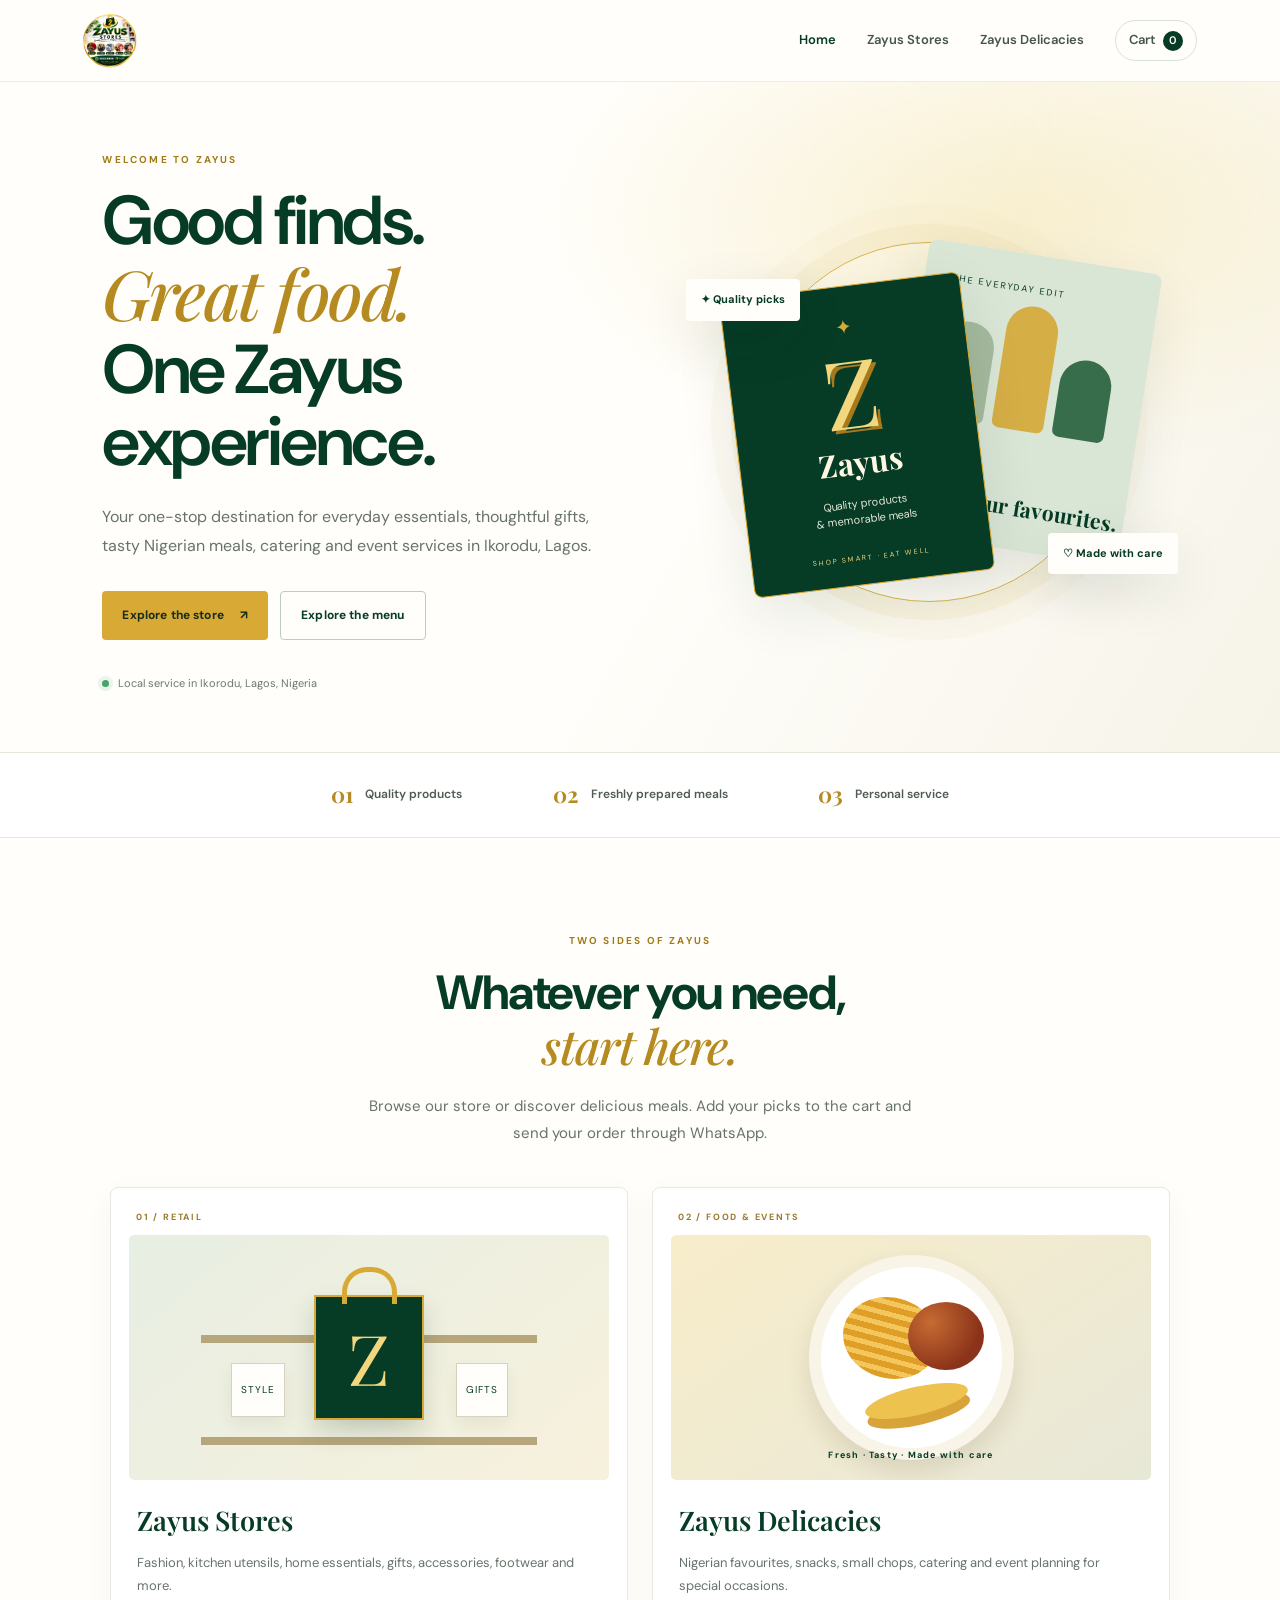
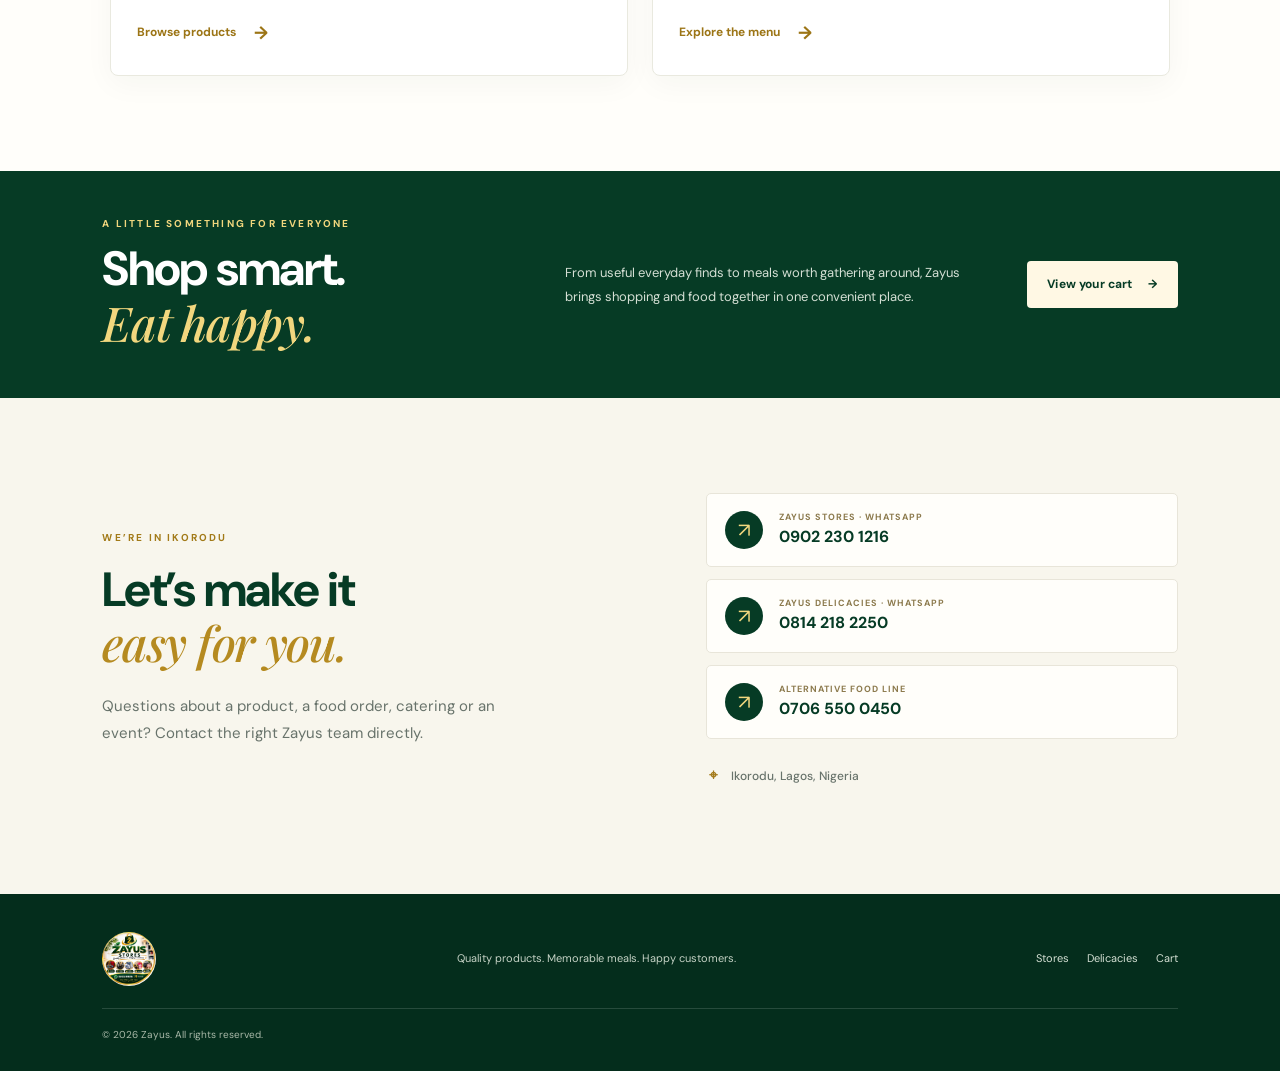
<file: index.html>
<!doctype html>
<html lang="en">
<head>
  <meta charset="utf-8"><meta name="viewport" content="width=device-width, initial-scale=1">
  <meta name="theme-color" content="#063b25">
  <title>Zayus | Shop & Delicacies</title>
  <meta name="description" content="Shop quality products and order delicious meals from Zayus in Ikorodu, Lagos.">
  <link rel="stylesheet" href="styles.css">
</head>
<body>
<header class="site-header">
  <a class="brand" href="index.html"><img class="brand-logo" src="assets/zayus-logo.jpg" alt="Zayus logo"></a>
  <button class="menu-toggle" aria-label="Toggle navigation" onclick="document.querySelector('.nav-links').classList.toggle('open')">☰</button>
  <nav class="nav-links"><a class="active" href="index.html">Home</a><a href="stores.html">Zayus Stores</a><a href="delicacies.html">Zayus Delicacies</a><a href="cart.html" class="cart-link">Cart <span class="cart-count">0</span></a></nav>
</header>
<main>
  <section class="hero">
    <div class="hero-copy">
      <span class="eyebrow">WELCOME TO ZAYUS</span>
      <h1>Good finds.<br><em>Great food.</em><br>One Zayus experience.</h1>
      <p>Your one-stop destination for everyday essentials, thoughtful gifts, tasty Nigerian meals, catering and event services in Ikorodu, Lagos.</p>
      <div class="hero-actions"><a class="btn btn-gold" href="stores.html">Explore the store <span>↗</span></a><a class="btn btn-outline" href="delicacies.html">Explore the menu</a></div>
      <div class="hero-note"><span class="dot"></span> Local service in Ikorodu, Lagos, Nigeria</div>
    </div>
    <div class="hero-art" aria-label="Decorative green and gold brand illustration">
      <div class="art-ring"></div><div class="art-card art-card-back"><span>THE EVERYDAY EDIT</span><div class="art-shapes"><i></i><i></i><i></i></div><b>Find your favourites.</b></div>
      <div class="art-card art-card-front"><span class="art-crown">✦</span><div class="art-monogram">Z</div><h2>Zayus</h2><p>Quality products<br>& memorable meals</p><div class="art-rule"></div><small>SHOP SMART · EAT WELL</small></div>
      <div class="floating-tag tag-one">✦ Quality picks</div><div class="floating-tag tag-two">♡ Made with care</div>
    </div>
  </section>
  <section class="trust-strip"><div><strong>01</strong><span>Quality products</span></div><div><strong>02</strong><span>Freshly prepared meals</span></div><div><strong>03</strong><span>Personal service</span></div></section>
  <section class="section intro-section">
    <div class="section-heading"><span class="eyebrow">TWO SIDES OF ZAYUS</span><h2>Whatever you need,<br><em>start here.</em></h2><p>Browse our store or discover delicious meals. Add your picks to the cart and send your order through WhatsApp.</p></div>
    <div class="business-grid">
      <article class="business-card store-card"><div class="card-number">01 / RETAIL</div><div class="illustration illustration-store"><div class="shelf"><span>STYLE</span><span>HOME</span><span>GIFTS</span></div><div class="bag">Z</div></div><div class="business-content"><h3>Zayus Stores</h3><p>Fashion, kitchen utensils, home essentials, gifts, accessories, footwear and more.</p><a class="text-link" href="stores.html">Browse products <span>→</span></a></div></article>
      <article class="business-card food-card"><div class="card-number">02 / FOOD & EVENTS</div><div class="illustration illustration-food"><div class="plate"><div class="rice"></div><div class="stew"></div><div class="plantain"></div></div><span class="food-label">Fresh · Tasty · Made with care</span></div><div class="business-content"><h3>Zayus Delicacies</h3><p>Nigerian favourites, snacks, small chops, catering and event planning for special occasions.</p><a class="text-link" href="delicacies.html">Explore the menu <span>→</span></a></div></article>
    </div>
  </section>
  <section class="feature-band"><div><span class="eyebrow">A LITTLE SOMETHING FOR EVERYONE</span><h2>Shop smart.<br><em>Eat happy.</em></h2></div><p>From useful everyday finds to meals worth gathering around, Zayus brings shopping and food together in one convenient place.</p><a class="btn btn-light" href="cart.html">View your cart <span>→</span></a></section>
  <section class="section contact-section"><div><span class="eyebrow">WE’RE IN IKORODU</span><h2>Let’s make it<br><em>easy for you.</em></h2><p>Questions about a product, a food order, catering or an event? Contact the right Zayus team directly.</p></div><div class="contact-list"><a href="https://wa.me/2349022301216" target="_blank" rel="noopener"><span class="contact-icon">↗</span><span><small>ZAYUS STORES · WHATSAPP</small><strong>0902 230 1216</strong></span></a><a href="https://wa.me/2348142182250" target="_blank" rel="noopener"><span class="contact-icon">↗</span><span><small>ZAYUS DELICACIES · WHATSAPP</small><strong>0814 218 2250</strong></span></a><a href="https://wa.me/2347065500450" target="_blank" rel="noopener"><span class="contact-icon">↗</span><span><small>ALTERNATIVE FOOD LINE</small><strong>0706 550 0450</strong></span></a><div class="location-line">⌖ <span>Ikorodu, Lagos, Nigeria</span></div></div></section>
</main>
<footer class="site-footer"><a class="brand footer-brand" href="index.html"><img class="brand-logo" src="assets/zayus-logo.jpg" alt="Zayus logo"></a><p>Quality products. Memorable meals. Happy customers.</p><div><a href="stores.html">Stores</a><a href="delicacies.html">Delicacies</a><a href="cart.html">Cart</a></div><small>© <span id="year"></span> Zayus. All rights reserved.</small></footer>
<script src="app.js"></script>
</body></html>
</file>
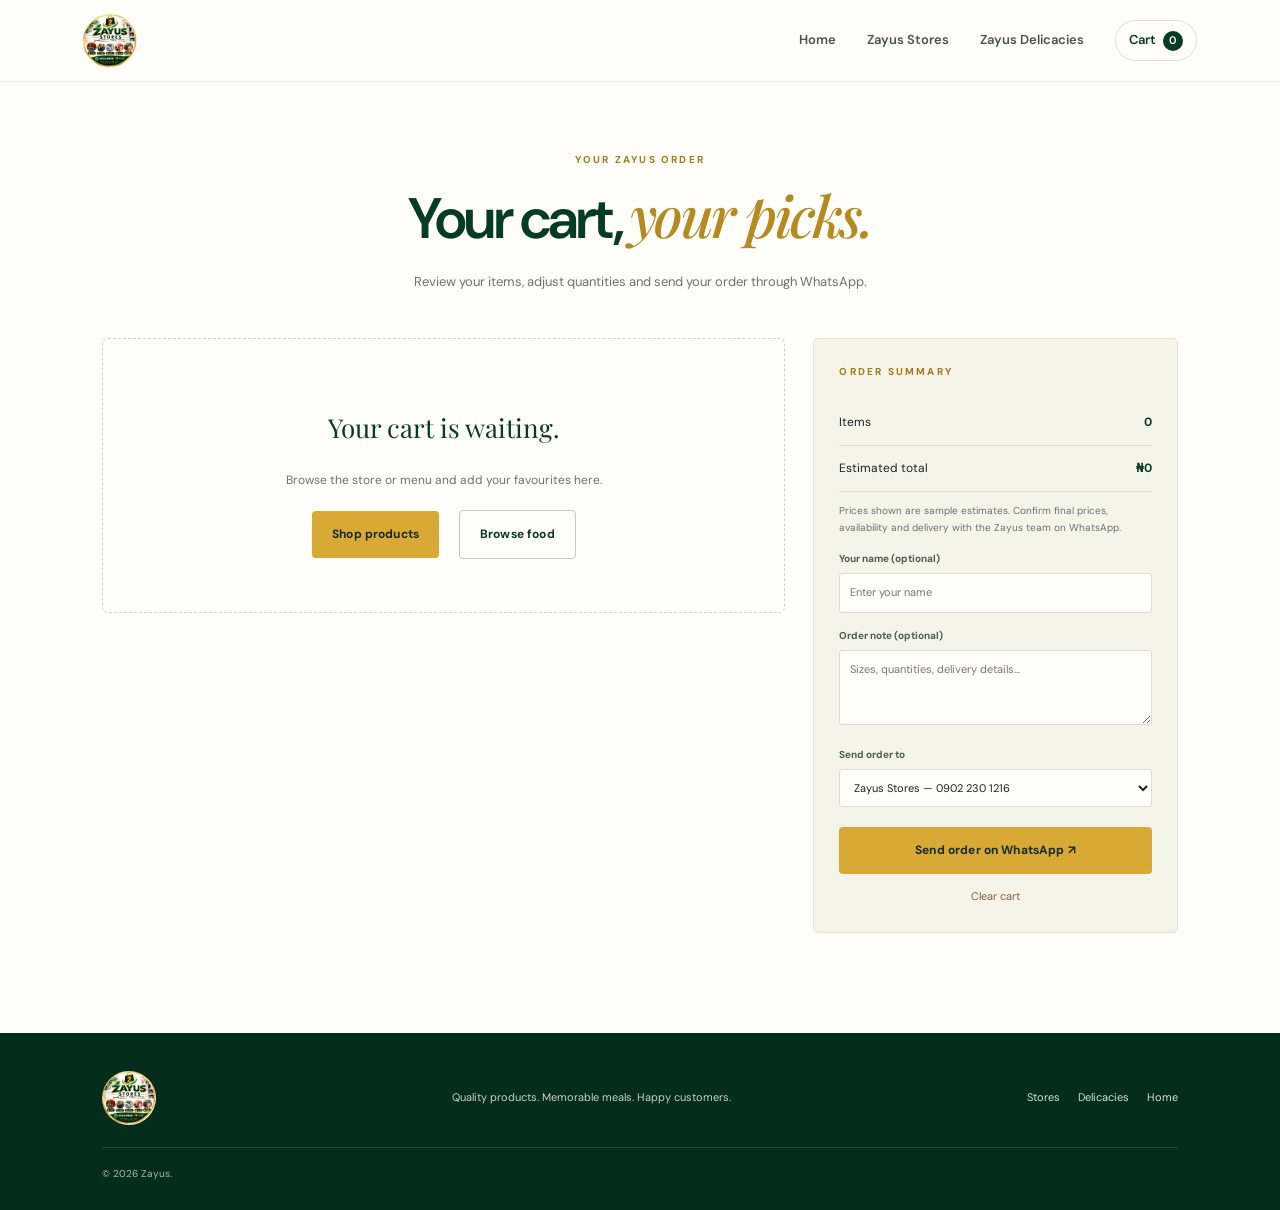
<file: cart.html>
<!doctype html>
<html lang="en"><head><meta charset="utf-8"><meta name="viewport" content="width=device-width, initial-scale=1"><meta name="theme-color" content="#063b25"><title>Your Cart | Zayus</title><link rel="stylesheet" href="styles.css"></head>
<body><header class="site-header"><a class="brand" href="index.html"><img class="brand-logo" src="assets/zayus-logo.jpg" alt="Zayus logo"></a><button class="menu-toggle" aria-label="Toggle navigation" onclick="document.querySelector('.nav-links').classList.toggle('open')">☰</button><nav class="nav-links"><a href="index.html">Home</a><a href="stores.html">Zayus Stores</a><a href="delicacies.html">Zayus Delicacies</a><a class="active cart-link" href="cart.html">Cart <span class="cart-count">0</span></a></nav></header>
<main><section class="cart-page"><div class="cart-title"><span class="eyebrow">YOUR ZAYUS ORDER</span><h1>Your cart, <em>your picks.</em></h1><p>Review your items, adjust quantities and send your order through WhatsApp.</p></div><div class="cart-layout"><div id="cart-items" class="cart-items"></div><aside class="cart-summary"><span class="eyebrow">ORDER SUMMARY</span><div class="summary-line"><span>Items</span><strong id="summary-count">0</strong></div><div class="summary-line"><span>Estimated total</span><strong id="summary-total">₦0</strong></div><p class="summary-note">Prices shown are sample estimates. Confirm final prices, availability and delivery with the Zayus team on WhatsApp.</p><label for="customer-name">Your name (optional)</label><input id="customer-name" type="text" placeholder="Enter your name"><label for="order-note">Order note (optional)</label><textarea id="order-note" rows="3" placeholder="Sizes, quantities, delivery details…"></textarea><label for="checkout-contact">Send order to</label><select id="checkout-contact"><option value="stores">Zayus Stores — 0902 230 1216</option><option value="food">Zayus Delicacies — 0814 218 2250</option><option value="food2">Zayus Delicacies — 0706 550 0450</option></select><button id="checkout-btn" class="btn btn-gold full-btn" type="button">Send order on WhatsApp ↗</button><button id="clear-cart" class="clear-btn" type="button">Clear cart</button></aside></div></section></main>
<footer class="site-footer"><a class="brand footer-brand" href="index.html"><img class="brand-logo" src="assets/zayus-logo.jpg" alt="Zayus logo"></a><p>Quality products. Memorable meals. Happy customers.</p><div><a href="stores.html">Stores</a><a href="delicacies.html">Delicacies</a><a href="index.html">Home</a></div><small>© <span id="year"></span> Zayus.</small></footer><script src="app.js"></script></body></html>
</file>
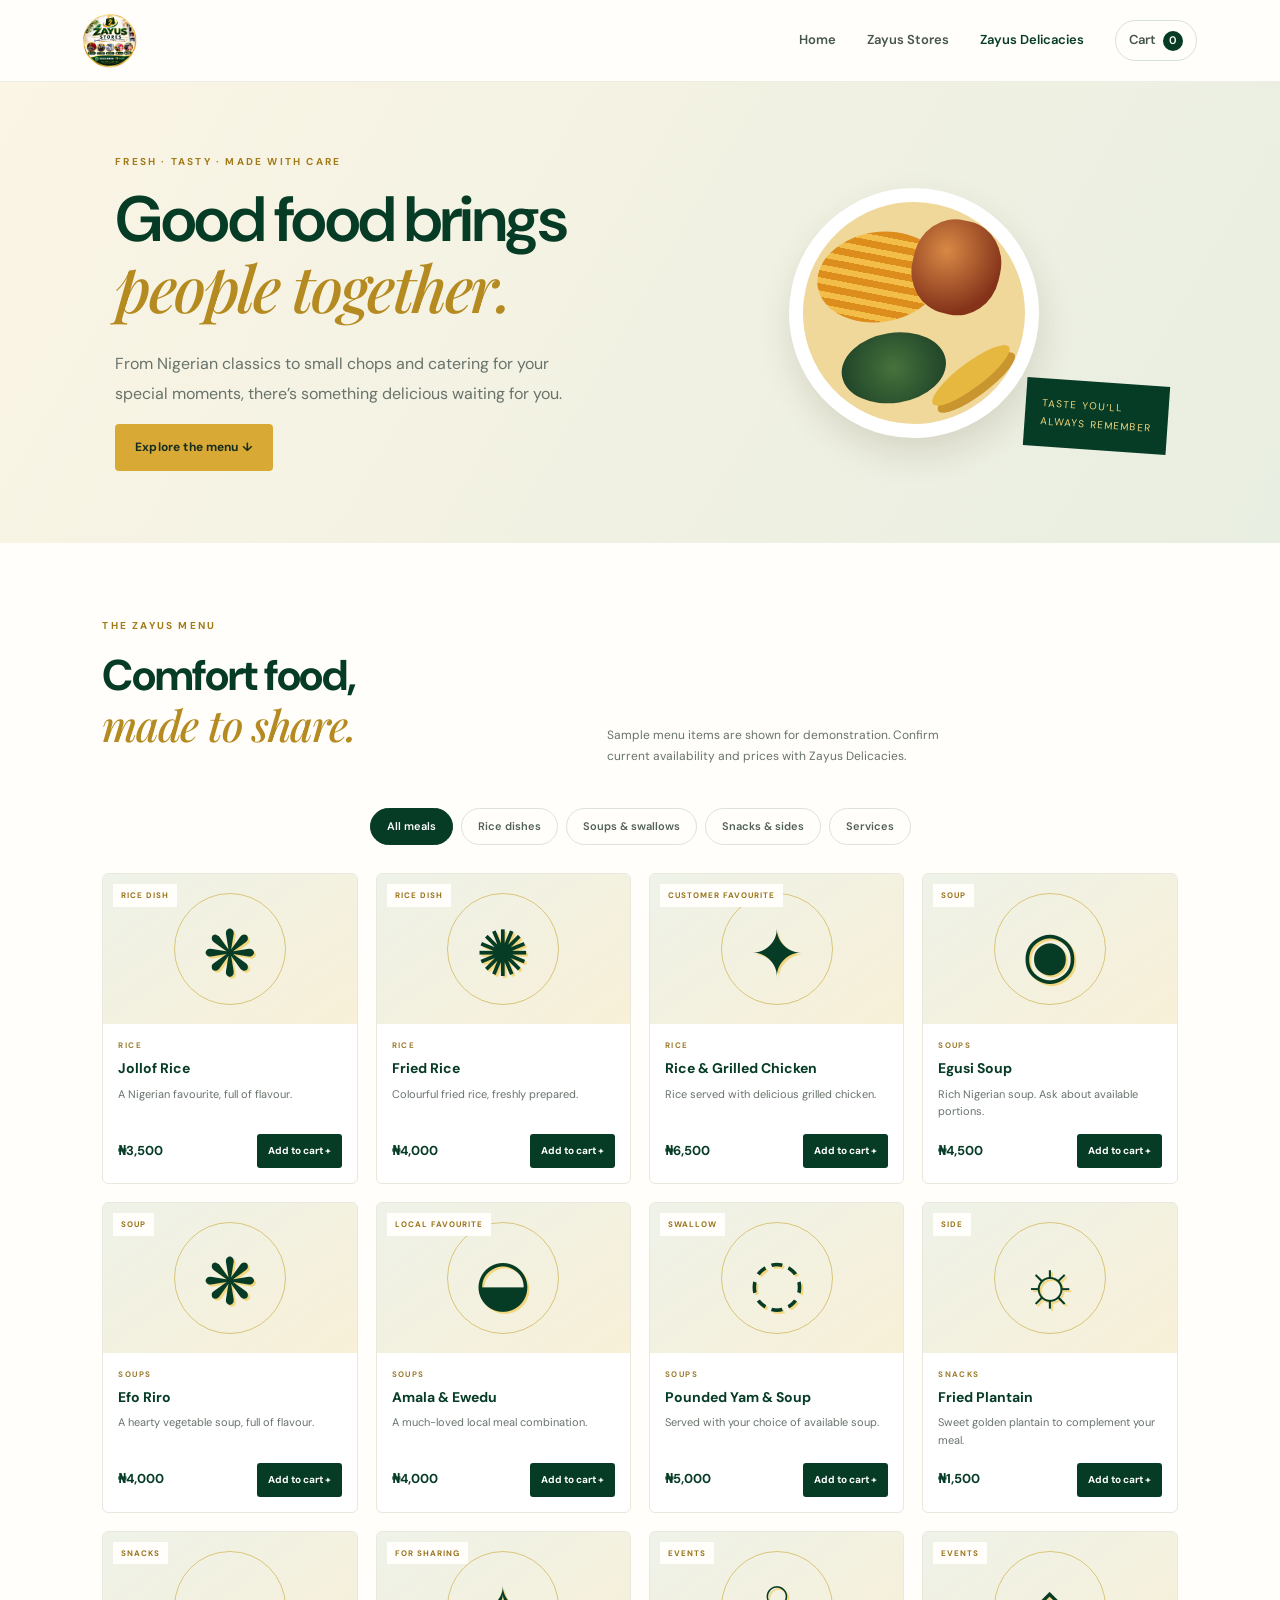
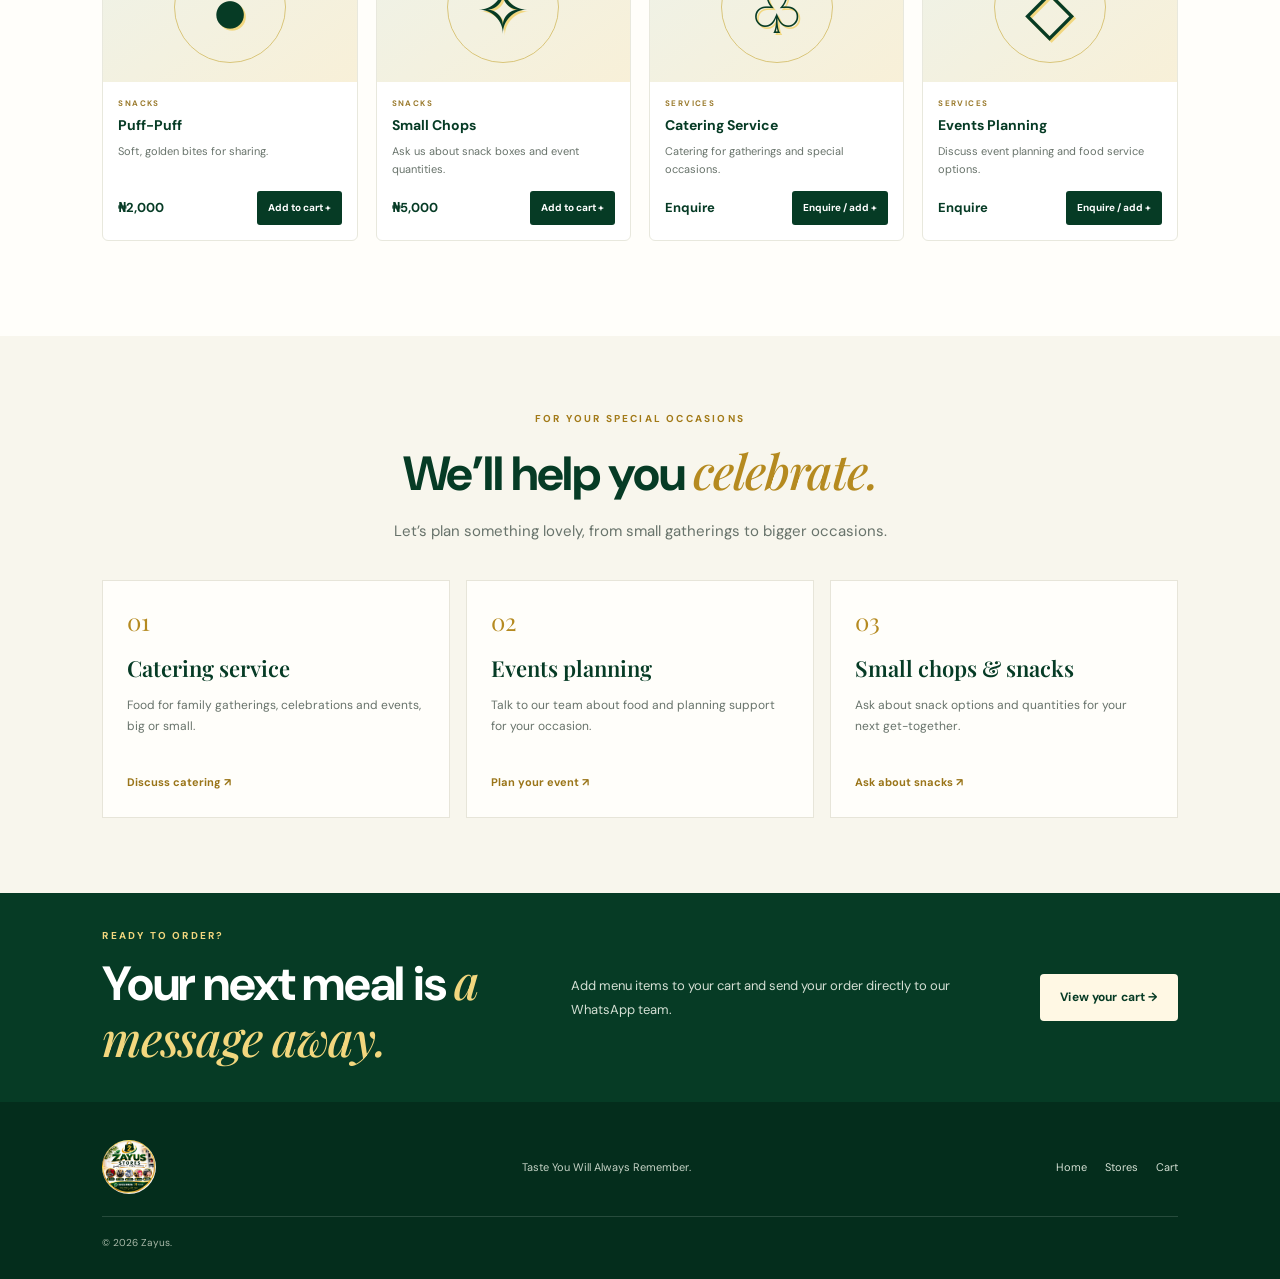
<file: delicacies.html>
<!doctype html>
<html lang="en"><head><meta charset="utf-8"><meta name="viewport" content="width=device-width, initial-scale=1"><meta name="theme-color" content="#063b25"><title>Zayus Delicacies | Food & Events</title><link rel="stylesheet" href="styles.css"></head>
<body><header class="site-header"><a class="brand" href="index.html"><img class="brand-logo" src="assets/zayus-logo.jpg" alt="Zayus logo"></a><button class="menu-toggle" aria-label="Toggle navigation" onclick="document.querySelector('.nav-links').classList.toggle('open')">☰</button><nav class="nav-links"><a href="index.html">Home</a><a href="stores.html">Zayus Stores</a><a class="active" href="delicacies.html">Zayus Delicacies</a><a href="cart.html" class="cart-link">Cart <span class="cart-count">0</span></a></nav></header>
<main><section class="page-hero food-page-hero"><div><span class="eyebrow">FRESH · TASTY · MADE WITH CARE</span><h1>Good food brings<br><em>people together.</em></h1><p>From Nigerian classics to small chops and catering for your special moments, there’s something delicious waiting for you.</p><a class="btn btn-gold" href="#menu">Explore the menu ↓</a></div><div class="page-hero-art food-art"><div class="food-plate"><div class="food-rice"></div><div class="food-protein"></div><div class="food-greens"></div><div class="food-plantain"></div></div><span class="food-art-note">TASTE YOU’LL<br>ALWAYS REMEMBER</span></div></section>
<section class="section product-section" id="menu"><div class="section-heading row-heading"><div><span class="eyebrow">THE ZAYUS MENU</span><h2>Comfort food,<br><em>made to share.</em></h2></div><p>Sample menu items are shown for demonstration. Confirm current availability and prices with Zayus Delicacies.</p></div><div class="filter-row"><button class="filter-btn active" data-filter="all">All meals</button><button class="filter-btn" data-filter="rice">Rice dishes</button><button class="filter-btn" data-filter="soups">Soups & swallows</button><button class="filter-btn" data-filter="snacks">Snacks & sides</button><button class="filter-btn" data-filter="services">Services</button></div><div class="product-grid" id="food-products"></div></section>
<section class="services-section"><div class="section-heading"><span class="eyebrow">FOR YOUR SPECIAL OCCASIONS</span><h2>We’ll help you <em>celebrate.</em></h2><p>Let’s plan something lovely, from small gatherings to bigger occasions.</p></div><div class="service-grid"><article><span>01</span><h3>Catering service</h3><p>Food for family gatherings, celebrations and events, big or small.</p><a href="https://wa.me/2348142182250" target="_blank" rel="noopener">Discuss catering ↗</a></article><article><span>02</span><h3>Events planning</h3><p>Talk to our team about food and planning support for your occasion.</p><a href="https://wa.me/2347065500450" target="_blank" rel="noopener">Plan your event ↗</a></article><article><span>03</span><h3>Small chops & snacks</h3><p>Ask about snack options and quantities for your next get-together.</p><a href="https://wa.me/2348142182250" target="_blank" rel="noopener">Ask about snacks ↗</a></article></div></section>
<section class="feature-band slim-band"><div><span class="eyebrow">READY TO ORDER?</span><h2>Your next meal is <em>a message away.</em></h2></div><p>Add menu items to your cart and send your order directly to our WhatsApp team.</p><a class="btn btn-light" href="cart.html">View your cart →</a></section></main>
<footer class="site-footer"><a class="brand footer-brand" href="index.html"><img class="brand-logo" src="assets/zayus-logo.jpg" alt="Zayus logo"></a><p>Taste You Will Always Remember.</p><div><a href="index.html">Home</a><a href="stores.html">Stores</a><a href="cart.html">Cart</a></div><small>© <span id="year"></span> Zayus.</small></footer><script src="app.js"></script></body></html>
</file>
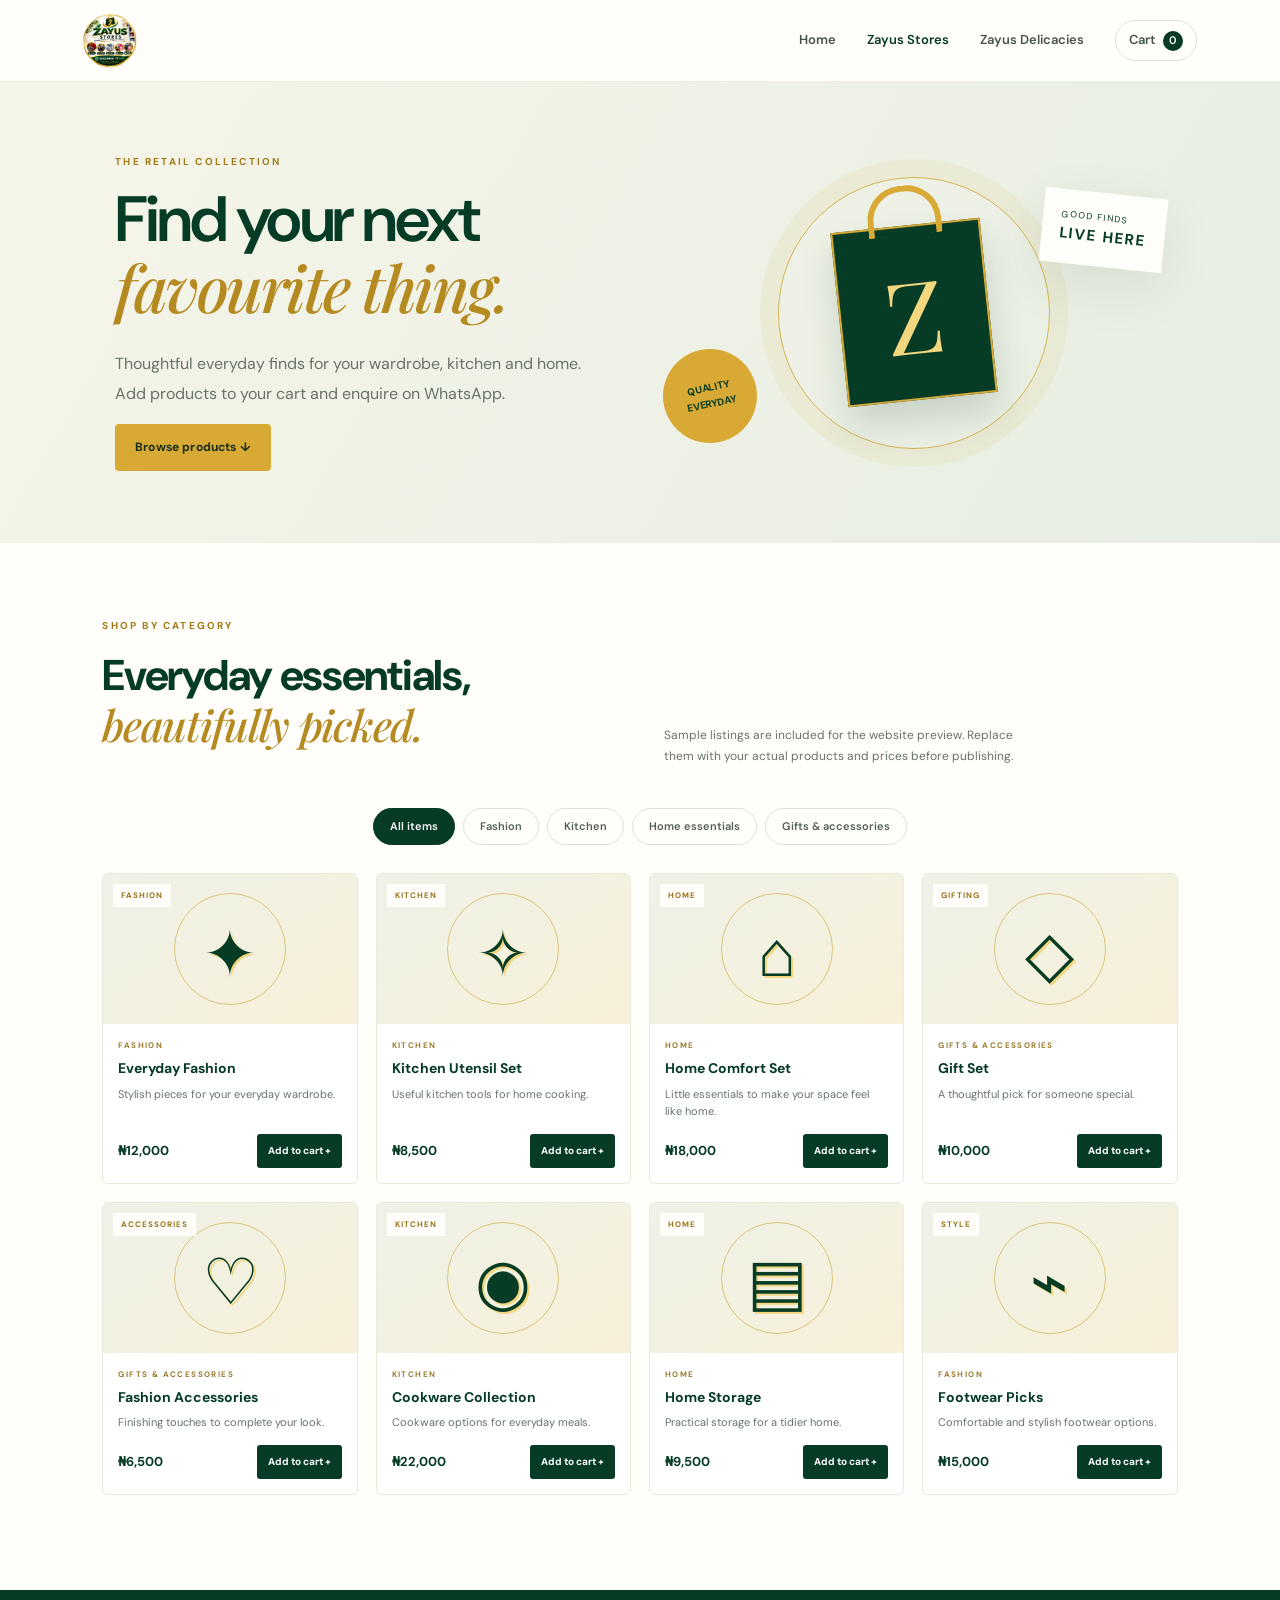
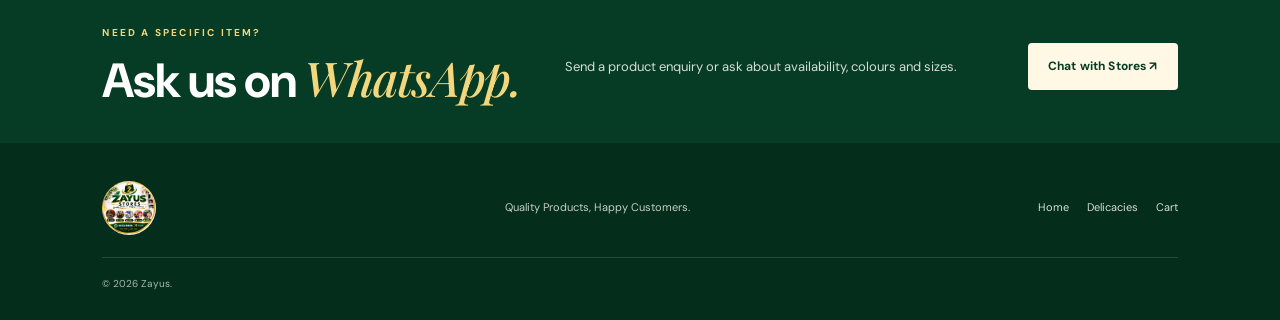
<file: stores.html>
<!doctype html>
<html lang="en"><head><meta charset="utf-8"><meta name="viewport" content="width=device-width, initial-scale=1"><meta name="theme-color" content="#063b25"><title>Zayus Stores | Quality Finds</title><link rel="stylesheet" href="styles.css"></head>
<body><header class="site-header"><a class="brand" href="index.html"><img class="brand-logo" src="assets/zayus-logo.jpg" alt="Zayus logo"></a><button class="menu-toggle" aria-label="Toggle navigation" onclick="document.querySelector('.nav-links').classList.toggle('open')">☰</button><nav class="nav-links"><a href="index.html">Home</a><a class="active" href="stores.html">Zayus Stores</a><a href="delicacies.html">Zayus Delicacies</a><a href="cart.html" class="cart-link">Cart <span class="cart-count">0</span></a></nav></header>
<main><section class="page-hero store-page-hero"><div><span class="eyebrow">THE RETAIL COLLECTION</span><h1>Find your next<br><em>favourite thing.</em></h1><p>Thoughtful everyday finds for your wardrobe, kitchen and home. Add products to your cart and enquire on WhatsApp.</p><a class="btn btn-gold" href="#products">Browse products ↓</a></div><div class="page-hero-art store-art"><div class="large-bag">Z</div><div class="mini-box">GOOD FINDS<br><strong>LIVE HERE</strong></div><div class="circle-stamp">QUALITY<br>EVERYDAY</div></div></section>
<section class="section product-section" id="products"><div class="section-heading row-heading"><div><span class="eyebrow">SHOP BY CATEGORY</span><h2>Everyday essentials,<br><em>beautifully picked.</em></h2></div><p>Sample listings are included for the website preview. Replace them with your actual products and prices before publishing.</p></div><div class="filter-row"><button class="filter-btn active" data-filter="all">All items</button><button class="filter-btn" data-filter="fashion">Fashion</button><button class="filter-btn" data-filter="kitchen">Kitchen</button><button class="filter-btn" data-filter="home">Home essentials</button><button class="filter-btn" data-filter="gifts">Gifts & accessories</button></div><div class="product-grid" id="store-products"></div></section>
<section class="feature-band slim-band"><div><span class="eyebrow">NEED A SPECIFIC ITEM?</span><h2>Ask us on <em>WhatsApp.</em></h2></div><p>Send a product enquiry or ask about availability, colours and sizes.</p><a class="btn btn-light" href="https://wa.me/2349022301216" target="_blank" rel="noopener">Chat with Stores ↗</a></section></main>
<footer class="site-footer"><a class="brand footer-brand" href="index.html"><img class="brand-logo" src="assets/zayus-logo.jpg" alt="Zayus logo"></a><p>Quality Products, Happy Customers.</p><div><a href="index.html">Home</a><a href="delicacies.html">Delicacies</a><a href="cart.html">Cart</a></div><small>© <span id="year"></span> Zayus.</small></footer><script src="app.js"></script></body></html>
</file>
<file: styles.css>
@import url('https://fonts.googleapis.com/css2?family=DM+Sans:wght@400;500;600;700&family=Playfair+Display:ital,wght@0,500;0,600;0,700;1,500;1,600&display=swap');
:root{--green:#063b25;--green2:#0b5535;--green3:#eaf1e9;--gold:#d8aa35;--gold2:#f2d77e;--cream:#fbf8ef;--ink:#17261e;--muted:#68736b;--line:#e6e6dc;--white:#fff;--shadow:0 18px 55px rgba(8,46,29,.09)}
*{box-sizing:border-box}html{scroll-behavior:smooth}body{margin:0;background:#fffefa;color:var(--ink);font-family:'DM Sans',sans-serif;font-size:15px;line-height:1.6}a{color:inherit;text-decoration:none}button,input,textarea,select{font:inherit}.site-header{height:82px;padding:0 6.5%;display:flex;align-items:center;justify-content:space-between;background:rgba(255,254,250,.95);border-bottom:1px solid #eeede4;position:sticky;top:0;z-index:20;backdrop-filter:blur(12px)}.brand{display:flex;align-items:center;gap:10px;color:var(--green);font-weight:700;letter-spacing:2px;font-size:19px;line-height:1.05}.brand small{display:block;font-size:8px;letter-spacing:1.35px;font-weight:600;margin-top:6px;color:#8b722d}.brand-mark{height:43px;width:43px;border-radius:50%;display:grid;place-items:center;border:2px solid var(--gold);background:var(--green);color:var(--gold2);font-family:'Playfair Display',serif;font-size:29px;box-shadow:inset 0 0 0 3px var(--green)}.nav-links{display:flex;align-items:center;gap:31px;font-size:13px;font-weight:600}.nav-links a{color:#46554b;transition:.2s}.nav-links a:hover,.nav-links a.active{color:var(--green)}.cart-link{border:1px solid #d8e1d7;padding:9px 13px;border-radius:30px}.cart-count{display:inline-grid;place-items:center;min-width:20px;height:20px;padding:0 5px;border-radius:50%;background:var(--green);color:#fff;font-size:11px;margin-left:4px}.menu-toggle{display:none;background:none;border:0;font-size:24px;color:var(--green)}
.hero{min-height:600px;padding:70px 8% 60px;display:grid;grid-template-columns:1.04fr .96fr;align-items:center;gap:40px;background:radial-gradient(ellipse at 80% 20%,#f8efcf 0,transparent 33%),linear-gradient(120deg,#fffefa 55%,#f6f3e8)}.hero-copy{max-width:590px}.eyebrow{font-size:10px;letter-spacing:2.2px;color:#a27a18;font-weight:700;display:block;margin-bottom:17px}.hero h1,.page-hero h1,.cart-title h1{font-size:clamp(44px,5.4vw,72px);line-height:1.04;letter-spacing:-2.5px;margin:0 0 24px;font-weight:600;color:var(--green)}h1 em,h2 em{font-family:'Playfair Display',serif;font-weight:500;color:#b58a20}p{color:var(--muted)}.hero-copy>p,.page-hero p{font-size:16px;max-width:490px;line-height:1.85}.hero-actions{display:flex;gap:12px;flex-wrap:wrap;margin-top:30px}.btn{display:inline-flex;align-items:center;justify-content:center;gap:16px;border:0;border-radius:4px;padding:14px 20px;font-weight:700;font-size:12px;letter-spacing:.15px;cursor:pointer;transition:transform .2s,box-shadow .2s}.btn:hover{transform:translateY(-2px);box-shadow:0 8px 22px #063b2520}.btn-gold{background:var(--gold);color:#172c1d}.btn-outline{border:1px solid #bfcbbd;color:var(--green);background:transparent}.btn-light{background:#fff8e4;color:var(--green)}.hero-note{font-size:11px;color:#6c786e;margin-top:35px;display:flex;align-items:center;gap:9px}.dot{width:7px;height:7px;border-radius:50%;background:#45a36b;box-shadow:0 0 0 4px #45a36b1d}
.hero-art{height:430px;max-width:510px;width:100%;justify-self:center;position:relative;display:grid;place-items:center}.art-ring{position:absolute;width:360px;height:360px;border:1px solid #d6b450;border-radius:50%;box-shadow:0 0 0 18px #e9dca83b,0 0 0 38px #e9dca81c}.art-card{position:absolute;border-radius:8px;box-shadow:var(--shadow)}.art-card-back{width:235px;height:295px;background:#d9e5d5;right:37px;top:48px;transform:rotate(9deg);padding:28px;color:var(--green);font-size:9px;letter-spacing:2px}.art-card-back b{position:absolute;bottom:25px;left:24px;font-family:'Playfair Display',serif;font-size:21px;letter-spacing:0}.art-shapes{display:flex;gap:9px;margin-top:34px}.art-shapes i{display:block;width:52px;height:100px;border-radius:30px 30px 8px 8px;background:#a4b99d}.art-shapes i:nth-child(2){background:#d6ae46;height:125px;margin-top:-25px}.art-shapes i:nth-child(3){background:#376d4a;height:80px;margin-top:20px}.art-card-front{width:242px;height:300px;background:var(--green);color:#fff8e4;left:55px;top:78px;transform:rotate(-7deg);border:1px solid var(--gold);display:flex;align-items:center;flex-direction:column;padding:24px}.art-crown{color:var(--gold);font-size:20px}.art-monogram{font-family:'Playfair Display',serif;font-size:95px;line-height:1;color:var(--gold2);text-shadow:3px 3px 0 #a7791d}.art-card-front h2{font-family:'Playfair Display',serif;font-size:31px;margin:0}.art-card-front p{color:#e7e8d9;text-align:center;font-size:11px;line-height:1.5;margin:8px 0}.art-rule{height:1px;width:65%;background:var(--gold);margin:8px}.art-card-front small{font-size:7px;letter-spacing:1.8px;color:var(--gold2)}.floating-tag{position:absolute;background:#fffefa;padding:12px 15px;border-radius:4px;box-shadow:var(--shadow);font-size:11px;font-weight:700;color:var(--green)}.tag-one{left:5px;top:72px}.tag-two{right:0;bottom:63px}
.trust-strip{display:flex;justify-content:center;gap:8%;padding:24px 6%;border-top:1px solid var(--line);border-bottom:1px solid var(--line);background:#fff}.trust-strip div{display:flex;align-items:center;gap:12px}.trust-strip strong{font-family:'Playfair Display',serif;color:#b58a20;font-size:22px}.trust-strip span{font-size:12px;color:#4d5b50;font-weight:600}.section{padding:95px 8%}.section-heading{text-align:center;max-width:670px;margin:0 auto 40px}.section-heading h2,.contact-section h2,.feature-band h2{font-size:clamp(34px,4vw,48px);line-height:1.12;letter-spacing:-1.3px;color:var(--green);margin:0 0 17px}.section-heading p{max-width:570px;margin:0 auto;line-height:1.8}.business-grid{display:grid;grid-template-columns:1fr 1fr;gap:24px;max-width:1060px;margin:auto}.business-card{background:#fff;border:1px solid #e9e9df;border-radius:8px;overflow:hidden;box-shadow:0 8px 30px #0a39220a}.card-number{font-size:9px;font-weight:700;letter-spacing:1.8px;padding:22px 25px 0;color:#9a7a2b}.illustration{height:245px;position:relative;display:grid;place-items:center;margin:10px 18px 0;border-radius:5px;overflow:hidden}.illustration-store{background:linear-gradient(140deg,#e7eee3,#f7f1dc)}.shelf{position:absolute;bottom:35px;width:70%;height:110px;border-top:8px solid #b6a67c;border-bottom:8px solid #b6a67c;display:flex;align-items:center;justify-content:space-around}.shelf span{background:#fffefa;border:1px solid #d7d2bf;color:var(--green);padding:18px 9px;font-size:10px;letter-spacing:1px;box-shadow:0 8px 15px #183c2810}.bag{position:relative;z-index:1;width:110px;height:125px;background:var(--green);color:var(--gold2);border:2px solid var(--gold);display:grid;place-items:center;font:70px 'Playfair Display',serif;box-shadow:0 12px 22px #163a252b}.bag:before{content:"";position:absolute;top:-30px;width:45px;height:32px;border:5px solid var(--gold);border-bottom:0;border-radius:25px 25px 0 0}.illustration-food{background:linear-gradient(145deg,#f8edca,#e8e8d8)}.plate{height:205px;width:205px;background:#fff;border-radius:50%;border:12px solid #f8f4e8;box-shadow:0 12px 24px #53371920;position:relative;display:grid;place-items:center}.rice{position:absolute;width:95px;height:82px;background:repeating-linear-gradient(15deg,#df9f27 0 6px,#f3c75d 6px 11px);border-radius:45% 55% 45% 55%;top:30px;left:22px}.stew{position:absolute;width:76px;height:68px;background:radial-gradient(circle at 30% 30%,#c66b32,#8a321a 70%);border-radius:50%;right:18px;top:35px}.plantain{position:absolute;width:105px;height:28px;background:#edc24f;border-radius:50%;bottom:33px;left:43px;transform:rotate(-13deg);box-shadow:0 10px 0 #d8a43a}.food-label{position:absolute;bottom:17px;font-size:9px;letter-spacing:1.2px;color:var(--green);font-weight:700}.business-content{padding:22px 26px 28px}.business-content h3{font:600 27px 'Playfair Display',serif;color:var(--green);margin:0}.business-content p{font-size:13px;line-height:1.8;min-height:48px}.text-link{font-size:12px;font-weight:700;color:#9c7516;display:inline-flex;gap:18px;align-items:center;margin-top:7px}.text-link span{font-size:18px}
.feature-band{padding:45px 8%;background:var(--green);color:white;display:grid;grid-template-columns:1fr 1fr auto;gap:35px;align-items:center}.feature-band .eyebrow{color:var(--gold2);margin-bottom:10px}.feature-band h2{color:#fff;margin:0}.feature-band h2 em{color:var(--gold2)}.feature-band p{color:#d4dfd4;font-size:13px;line-height:1.8;max-width:400px}.contact-section{display:grid;grid-template-columns:1fr .9fr;gap:80px;align-items:center;background:#f8f6ed}.contact-section h2{margin-bottom:20px}.contact-section>div:first-child p{max-width:400px;line-height:1.8}.contact-list{display:grid;gap:12px}.contact-list>a{display:flex;gap:16px;align-items:center;background:#fffefa;border:1px solid #e8e5d9;padding:16px 18px;border-radius:5px;transition:.2s}.contact-list>a:hover{border-color:var(--gold)}.contact-icon{width:38px;height:38px;border-radius:50%;display:grid;place-items:center;background:var(--green);color:var(--gold2);font-size:20px}.contact-list small{display:block;color:#8c7a4d;font-size:9px;letter-spacing:1px;font-weight:700}.contact-list strong{font-size:16px;color:var(--green)}.location-line{padding:12px 3px;color:#a47b1c;font-weight:700}.location-line span{color:var(--muted);font-weight:500;font-size:12px;margin-left:10px}
.site-footer{padding:38px 8% 28px;background:#042d1c;color:#d5e0d4;display:flex;align-items:center;justify-content:space-between;gap:22px;flex-wrap:wrap}.footer-brand{color:#fff}.site-footer p{font-size:11px;color:#c5d2c5}.site-footer>div{display:flex;gap:18px;font-size:11px}.site-footer>small{width:100%;border-top:1px solid #ffffff24;padding-top:18px;font-size:10px;color:#aab9a9}
.page-hero{padding:72px 9%;display:grid;grid-template-columns:1fr 1fr;align-items:center;gap:45px;min-height:440px;overflow:hidden}.store-page-hero{background:linear-gradient(120deg,#f6f5e9,#e7eee3)}.food-page-hero{background:linear-gradient(120deg,#fbf5e5,#e8eee1)}.page-hero h1{font-size:clamp(43px,5vw,65px)}.page-hero-art{height:300px;position:relative;display:grid;place-items:center}.store-art:before{content:"";position:absolute;width:270px;height:270px;border:1px solid #d6b450;border-radius:50%;box-shadow:0 0 0 18px #d9c56b22}.large-bag{z-index:1;width:150px;height:175px;background:var(--green);border:2px solid var(--gold);display:grid;place-items:center;color:var(--gold2);font:100px 'Playfair Display',serif;box-shadow:0 20px 35px #133b2829;transform:rotate(-6deg)}.large-bag:before{content:"";position:absolute;top:-42px;width:62px;height:44px;border:6px solid var(--gold);border-bottom:0;border-radius:35px 35px 0 0}.mini-box{position:absolute;right:0;top:30px;padding:18px;background:#fffefa;color:var(--green);font-size:9px;letter-spacing:1.4px;box-shadow:var(--shadow);transform:rotate(6deg)}.mini-box strong{font-size:15px}.circle-stamp{position:absolute;bottom:20px;left:0;background:var(--gold);border-radius:50%;width:94px;height:94px;display:grid;place-items:center;text-align:center;color:var(--green);font-size:10px;font-weight:700;transform:rotate(-12deg)}.food-plate{position:relative;width:250px;height:250px;border:14px solid white;border-radius:50%;background:#f0d79a;box-shadow:0 16px 35px #51381b24;transform:rotate(-9deg)}.food-rice{position:absolute;top:25px;left:20px;width:125px;height:90px;border-radius:50%;background:repeating-linear-gradient(20deg,#dc8d1c 0 7px,#f3bd4a 7px 13px)}.food-protein{position:absolute;right:18px;top:25px;width:88px;height:95px;border-radius:46%;background:radial-gradient(ellipse at 35% 35%,#d88945,#84331a 72%);transform:rotate(22deg)}.food-greens{position:absolute;left:30px;bottom:25px;width:105px;height:70px;border-radius:50%;background:radial-gradient(circle,#47723c,#183c25)}.food-plantain{position:absolute;right:17px;bottom:28px;width:95px;height:25px;border-radius:50%;background:#e6b83f;transform:rotate(-28deg);box-shadow:0 9px 0 #c9952e}.food-art-note{position:absolute;right:-3px;bottom:13px;background:var(--green);color:var(--gold2);padding:16px;font-size:10px;letter-spacing:1.2px;line-height:1.8;transform:rotate(4deg)}
.product-section{padding-top:75px}.row-heading{display:flex;justify-content:space-between;align-items:end;gap:30px;max-width:none;text-align:left}.row-heading h2{font-size:43px}.row-heading p{max-width:350px;font-size:12px;line-height:1.8}.filter-row{display:flex;gap:8px;flex-wrap:wrap;justify-content:center;margin:0 auto 28px}.filter-btn{border:1px solid #dce3d8;background:transparent;border-radius:30px;padding:9px 16px;font-size:11px;font-weight:600;color:#526156;cursor:pointer}.filter-btn.active,.filter-btn:hover{background:var(--green);border-color:var(--green);color:#fff}.product-grid{display:grid;grid-template-columns:repeat(4,1fr);gap:18px}.product-card{border:1px solid #e8e8dd;border-radius:6px;overflow:hidden;background:#fff;display:flex;flex-direction:column;min-width:0;transition:.2s}.product-card:hover{box-shadow:var(--shadow);transform:translateY(-3px)}.product-art{height:150px;display:grid;place-items:center;position:relative;background:linear-gradient(145deg,#eef2e8,#f8f0d8);overflow:hidden}.product-art:before{content:"";position:absolute;width:110px;height:110px;border:1px solid #d9c57a;border-radius:50%}.product-symbol{position:relative;font:64px 'Playfair Display',serif;color:var(--green);text-shadow:2px 2px 0 var(--gold2)}.product-tag{position:absolute;top:10px;left:10px;background:#fffefa;padding:5px 8px;font-size:8px;letter-spacing:1px;font-weight:700;color:#99731b}.product-info{padding:15px;display:flex;flex-direction:column;flex:1}.product-category{font-size:8px;text-transform:uppercase;letter-spacing:1.4px;color:#9b7b2e;font-weight:700}.product-info h3{font-size:14px;line-height:1.4;color:var(--green);margin:7px 0}.product-info p{font-size:11px;line-height:1.6;margin:0 0 13px;flex:1}.product-bottom{display:flex;justify-content:space-between;align-items:center;gap:8px;margin-top:auto}.price{font-weight:700;font-size:13px;color:var(--green)}.add-btn{border:0;background:var(--green);color:white;border-radius:3px;padding:9px 11px;font-size:10px;font-weight:700;cursor:pointer}.add-btn:hover{background:#0d6440}.slim-band{grid-template-columns:1fr 1fr auto;padding-top:35px;padding-bottom:35px}.services-section{padding:75px 8%;background:#f8f6ed}.services-section .section-heading{margin-bottom:35px}.service-grid{display:grid;grid-template-columns:repeat(3,1fr);gap:16px;max-width:1100px;margin:auto}.service-grid article{padding:24px;background:#fffefa;border:1px solid #e7e5d9}.service-grid article>span{font:24px 'Playfair Display',serif;color:#b58a20}.service-grid h3{font:600 22px 'Playfair Display',serif;color:var(--green);margin:15px 0 7px}.service-grid p{font-size:12px;line-height:1.8;min-height:62px}.service-grid a{font-size:11px;font-weight:700;color:#9a7519}
.cart-page{padding:70px 8% 100px;min-height:65vh}.cart-title{text-align:center;margin-bottom:45px}.cart-title h1{font-size:clamp(39px,5vw,57px)}.cart-title p{font-size:13px}.cart-layout{display:grid;grid-template-columns:1.5fr .8fr;gap:28px;max-width:1100px;margin:auto;align-items:start}.cart-items{display:grid;gap:12px}.cart-row{display:grid;grid-template-columns:68px 1fr auto;align-items:center;gap:16px;padding:16px;border:1px solid var(--line);background:white;border-radius:5px}.cart-thumb{height:65px;width:65px;background:var(--green3);display:grid;place-items:center;color:var(--green);font:30px 'Playfair Display',serif}.cart-row h3{margin:0;color:var(--green);font-size:13px}.cart-row small{font-size:10px;color:var(--muted)}.quantity-control{display:flex;align-items:center;gap:9px;margin-top:8px}.quantity-control button{width:24px;height:24px;border:1px solid #d9e0d7;background:#fff;color:var(--green);border-radius:3px;cursor:pointer}.cart-row-price{text-align:right;font-size:12px;font-weight:700;color:var(--green)}.remove-item{display:block;margin-top:7px;border:0;background:none;color:#a05a42;font-size:10px;cursor:pointer}.empty-cart{padding:45px 20px;text-align:center;border:1px dashed #cbd7c9;border-radius:6px}.empty-cart h3{font:26px 'Playfair Display',serif;color:var(--green)}.empty-cart p{font-size:12px}.empty-cart .btn{margin:8px}.cart-summary{background:#f4f4e9;padding:25px;border:1px solid #e2e4d6;border-radius:5px}.cart-summary>.eyebrow{margin-bottom:20px}.summary-line{display:flex;justify-content:space-between;padding:13px 0;border-bottom:1px solid #dce0d2;font-size:12px}.summary-line strong{color:var(--green)}.summary-note{font-size:10px;line-height:1.7}.cart-summary label{display:block;font-size:10px;font-weight:700;color:#4d5b50;margin:15px 0 6px}.cart-summary input,.cart-summary textarea,.cart-summary select{width:100%;border:1px solid #d7ded3;background:#fffefa;padding:10px;border-radius:3px;font-size:11px;color:var(--ink)}.full-btn{width:100%;margin-top:20px}.clear-btn{display:block;margin:13px auto 0;border:0;background:none;color:#8b5b48;font-size:11px;cursor:pointer}.notice{font-size:11px;color:#8b5b48;margin-top:12px}
@media(max-width:850px){.site-header{padding:0 5%;height:72px}.menu-toggle{display:block}.nav-links{display:none;position:absolute;top:71px;left:0;right:0;padding:20px 6%;background:#fffefa;border-bottom:1px solid var(--line);flex-direction:column;align-items:stretch;gap:17px}.nav-links.open{display:flex}.nav-links a{padding:4px}.cart-link{width:max-content}.hero{grid-template-columns:1fr;padding:55px 7% 35px;gap:10px}.hero-copy{max-width:650px}.hero-art{height:370px;max-width:470px}.art-ring{width:300px;height:300px}.art-card-front{left:calc(50% - 140px);top:45px}.art-card-back{right:calc(50% - 145px);top:20px}.trust-strip{gap:20px;justify-content:space-around}.trust-strip div{gap:7px}.trust-strip span{font-size:10px}.section{padding:70px 6%}.feature-band,.slim-band{grid-template-columns:1fr;gap:10px;padding:35px 7%}.feature-band .btn{justify-self:start}.contact-section{grid-template-columns:1fr;gap:25px}.page-hero{grid-template-columns:1fr;padding:55px 7%;gap:10px}.page-hero-art{height:260px}.product-grid{grid-template-columns:repeat(2,1fr)}.product-art{height:135px}.row-heading{display:block;text-align:center}.row-heading p{margin:0 auto}.cart-layout{grid-template-columns:1fr}.cart-summary{order:-1}.service-grid{grid-template-columns:1fr}.service-grid p{min-height:0}.site-footer{padding:35px 6%}.site-footer p{width:100%;margin:0}.site-footer>div{margin-bottom:4px}}
@media(max-width:520px){.hero h1{font-size:46px;letter-spacing:-1.8px}.hero-copy>p{font-size:14px}.hero-art{height:330px}.art-card-front{width:205px;height:265px;left:calc(50% - 120px);top:38px;padding:17px}.art-card-back{width:195px;height:260px;right:calc(50% - 130px);top:25px;padding:20px}.art-monogram{font-size:80px}.art-card-front h2{font-size:26px}.art-ring{width:250px;height:250px}.floating-tag{font-size:9px;padding:9px}.tag-one{left:0;top:42px}.tag-two{right:0;bottom:30px}.trust-strip{padding:17px 5%;gap:10px}.trust-strip div{display:block;text-align:center}.trust-strip strong{display:block;font-size:19px}.trust-strip span{font-size:9px}.section{padding:55px 5%}.section-heading h2,.contact-section h2,.feature-band h2{font-size:36px}.business-grid{grid-template-columns:1fr;gap:18px}.illustration{height:220px}.business-content{padding:20px}.business-content p{min-height:0}.page-hero h1{font-size:45px}.page-hero p{font-size:14px}.page-hero-art{height:230px}.store-art:before{width:205px;height:205px}.large-bag{width:120px;height:145px;font-size:80px}.large-bag:before{top:-32px;width:48px;height:35px}.circle-stamp{width:76px;height:76px;font-size:8px}.food-plate{width:205px;height:205px;transform:scale(.9) rotate(-9deg)}.food-art-note{right:-4px;bottom:0;font-size:8px}.product-section{padding-top:50px}.row-heading h2{font-size:34px}.filter-row{justify-content:flex-start}.filter-btn{padding:8px 12px;font-size:10px}.product-grid{gap:10px}.product-art{height:120px}.product-symbol{font-size:52px}.product-info{padding:11px}.product-info h3{font-size:12px}.product-info p{font-size:10px}.product-bottom{align-items:flex-start;flex-direction:column}.add-btn{width:100%}.cart-page{padding:48px 5% 70px}.cart-row{grid-template-columns:52px 1fr auto;gap:10px;padding:11px}.cart-thumb{height:52px;width:52px}.cart-row h3{font-size:12px}.cart-row-price{font-size:11px}.cart-title h1{font-size:39px}.site-footer .brand{font-size:16px}.site-footer>div{gap:12px}.site-footer>div a{font-size:10px}}

.brand-logo{display:block;width:54px;height:54px;object-fit:contain;border-radius:50%;flex:0 0 auto}.brand{letter-spacing:0}
@media(max-width:520px){.brand-logo{width:47px;height:47px}}
</file>
